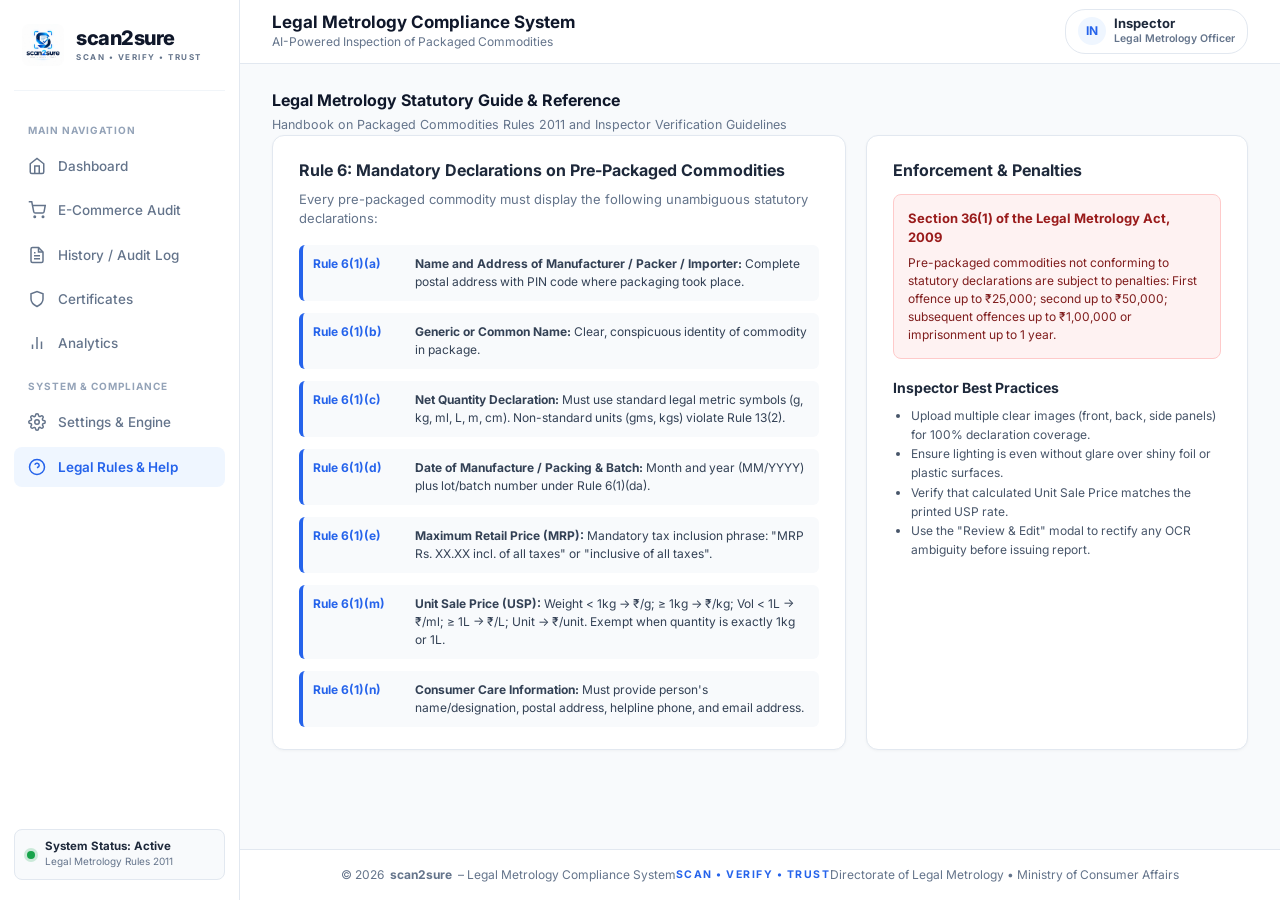
<file: templates/help.html>
<!DOCTYPE html>
<html lang="en">
<head>
    <meta charset="UTF-8">
    <meta name="viewport" content="width=device-width, initial-scale=1.0">
    <title>Rules & Help Guide - scan2sure | Legal Metrology Compliance System</title>
    <link rel="stylesheet" href="/static/style.css">
</head>
<body class="scan2sure-app">
    <!-- MOBILE TOP HEADER (Visible only on mobile <= 768px, display: none on desktop) -->
    <header class="mobile-app-header">
        <button type="button" class="mobile-hamburger-btn" id="mobile_hamburger_btn" aria-label="Open Navigation Menu" onclick="toggleMobileNav()">
            <span class="hamburger-line"></span>
            <span class="hamburger-line"></span>
            <span class="hamburger-line"></span>
        </button>
        <div class="mobile-brand">
            <div class="mobile-brand-text">
                <span class="mobile-brand-title">scan2sure</span>
                <span class="mobile-brand-tagline">SCAN &bull; VERIFY &bull; TRUST</span>
            </div>
            <img src="/static/img/scan2sure_logo.png" alt="scan2sure logo" class="mobile-brand-logo">
        </div>
    </header>

    <!-- MOBILE NAVIGATION DRAWER & BACKDROP (Hidden on desktop) -->
    <div class="mobile-nav-backdrop" id="mobile_nav_backdrop" onclick="closeMobileNav()"></div>
    <aside class="mobile-nav-drawer" id="mobile_nav_drawer">
        <div class="mobile-drawer-header">
            <span style="font-size:12px; font-weight:700; color:#475569; letter-spacing:0.5px; text-transform:uppercase;">Quick Navigation</span>
            <button type="button" class="mobile-drawer-close" onclick="closeMobileNav()" aria-label="Close Navigation Menu">&times;</button>
        </div>

        <nav class="mobile-drawer-nav">
            <div class="mobile-nav-section-title">MAIN NAVIGATION</div>
            <a href="/" class="mobile-nav-link" onclick="closeMobileNav()">
                <svg width="20" height="20" viewBox="0 0 24 24" fill="none" stroke="currentColor" stroke-width="2"><path d="M3 9l9-7 9 7v11a2 2 0 0 1-2 2H5a2 2 0 0 1-2-2z"></path><polyline points="9 22 9 12 15 12 15 22"></polyline></svg>
                <span>Dashboard</span>
            </a>
            <a href="/ecommerce" class="mobile-nav-link" onclick="closeMobileNav()">
                <svg width="20" height="20" viewBox="0 0 24 24" fill="none" stroke="currentColor" stroke-width="2"><circle cx="9" cy="21" r="1"></circle><circle cx="20" cy="21" r="1"></circle><path d="M1 1h4l2.68 13.39a2 2 0 0 0 2 1.61h9.72a2 2 0 0 0 2-1.61L23 6H6"></path></svg>
                <span>E-Commerce Audit</span>
            </a>
            <a href="/history" class="mobile-nav-link" onclick="closeMobileNav()">
                <svg width="20" height="20" viewBox="0 0 24 24" fill="none" stroke="currentColor" stroke-width="2"><path d="M14 2H6a2 2 0 0 0-2 2v16a2 2 0 0 0 2 2h12a2 2 0 0 0 2-2V8z"></path><polyline points="14 2 14 8 20 8"></polyline><line x1="16" y1="13" x2="8" y2="13"></line><line x1="16" y1="17" x2="8" y2="17"></line><polyline points="10 9 9 9 8 9"></polyline></svg>
                <span>History / Audit Log</span>
            </a>
            <a href="/certificates" class="mobile-nav-link" onclick="closeMobileNav()">
                <svg width="20" height="20" viewBox="0 0 24 24" fill="none" stroke="currentColor" stroke-width="2"><path d="M12 22s8-4 8-10V5l-8-3-8 3v7c0 6 8 10 8 10z"></path></svg>
                <span>Certificates</span>
            </a>
            <a href="/analytics" class="mobile-nav-link" onclick="closeMobileNav()">
                <svg width="20" height="20" viewBox="0 0 24 24" fill="none" stroke="currentColor" stroke-width="2"><line x1="18" y1="20" x2="18" y2="10"></line><line x1="12" y1="20" x2="12" y2="4"></line><line x1="6" y1="20" x2="6" y2="14"></line></svg>
                <span>Analytics</span>
            </a>

            <div class="mobile-nav-section-title">SYSTEM &amp; COMPLIANCE</div>
            <a href="/settings" class="mobile-nav-link" onclick="closeMobileNav()">
                <svg width="20" height="20" viewBox="0 0 24 24" fill="none" stroke="currentColor" stroke-width="2"><circle cx="12" cy="12" r="3"></circle><path d="M19.4 15a1.65 1.65 0 0 0 .33 1.82l.06.06a2 2 0 0 1 0 2.83 2 2 0 0 1-2.83 0l-.06-.06a1.65 1.65 0 0 0-1.82-.33 1.65 1.65 0 0 0-1 1.51V21a2 2 0 0 1-2 2 2 2 0 0 1-2-2v-.09A1.65 1.65 0 0 0 9 19.4a1.65 1.65 0 0 0-1.82.33l-.06.06a2 2 0 0 1 2.83 0 2 2 0 0 1 0 2.83l-.06.06a1.65 1.65 0 0 0-.33 1.82V9a1.65 1.65 0 0 0 1.51 1H21a2 2 0 0 1 2 2 2 2 0 0 1-2 2h-.09a1.65 1.65 0 0 0-1.51 1z"></path></svg>
                <span>Settings &amp; Engine</span>
            </a>
            <a href="/help" class="mobile-nav-link active" onclick="closeMobileNav()">
                <svg width="20" height="20" viewBox="0 0 24 24" fill="none" stroke="currentColor" stroke-width="2"><circle cx="12" cy="12" r="10"></circle><path d="M9.09 9a3 3 0 0 1 5.83 1c0 2-3 3-3 3"></path><line x1="12" y1="17" x2="12.01" y2="17"></line></svg>
                <span>Legal Rules &amp; Help</span>
            </a>
        </nav>

        <div class="mobile-drawer-footer">
            <div class="status-indicator-dot"></div>
            <div>
                <div style="font-weight: 700; color: #1e293b; font-size: 12px;">System Status: Active</div>
                <div style="font-size: 11px; color: #64748b;">Legal Metrology Rules 2011</div>
            </div>
        </div>
    </aside>

<div class="app-layout">
    <aside class="app-sidebar">
        <div class="sidebar-brand">
            <img src="/static/img/scan2sure_logo.png" alt="scan2sure logo" class="brand-logo">
            <div class="brand-text">
                <span class="brand-title">scan2sure</span>
                <span class="brand-tagline">SCAN &bull; VERIFY &bull; TRUST</span>
            </div>
        </div>

        <nav class="sidebar-nav">
            <div class="nav-section-title">MAIN NAVIGATION</div>
            <a href="/" class="nav-item">
                <svg width="18" height="18" viewBox="0 0 24 24" fill="none" stroke="currentColor" stroke-width="2"><path d="M3 9l9-7 9 7v11a2 2 0 0 1-2 2H5a2 2 0 0 1-2-2z"></path><polyline points="9 22 9 12 15 12 15 22"></polyline></svg>
                <span>Dashboard</span>
            </a>
            <a href="/ecommerce" class="nav-item">
                <svg width="18" height="18" viewBox="0 0 24 24" fill="none" stroke="currentColor" stroke-width="2"><circle cx="9" cy="21" r="1"></circle><circle cx="20" cy="21" r="1"></circle><path d="M1 1h4l2.68 13.39a2 2 0 0 0 2 1.61h9.72a2 2 0 0 0 2-1.61L23 6H6"></path></svg>
                <span>E-Commerce Audit</span>
            </a>
            <a href="/history" class="nav-item">
                <svg width="18" height="18" viewBox="0 0 24 24" fill="none" stroke="currentColor" stroke-width="2"><path d="M14 2H6a2 2 0 0 0-2 2v16a2 2 0 0 0 2 2h12a2 2 0 0 0 2-2V8z"></path><polyline points="14 2 14 8 20 8"></polyline><line x1="16" y1="13" x2="8" y2="13"></line><line x1="16" y1="17" x2="8" y2="17"></line><polyline points="10 9 9 9 8 9"></polyline></svg>
                <span>History / Audit Log</span>
            </a>
            <a href="/certificates" class="nav-item">
                <svg width="18" height="18" viewBox="0 0 24 24" fill="none" stroke="currentColor" stroke-width="2"><path d="M12 22s8-4 8-10V5l-8-3-8 3v7c0 6 8 10 8 10z"></path></svg>
                <span>Certificates</span>
            </a>
            <a href="/analytics" class="nav-item">
                <svg width="18" height="18" viewBox="0 0 24 24" fill="none" stroke="currentColor" stroke-width="2"><line x1="18" y1="20" x2="18" y2="10"></line><line x1="12" y1="20" x2="12" y2="4"></line><line x1="6" y1="20" x2="6" y2="14"></line></svg>
                <span>Analytics</span>
            </a>

            <div class="nav-section-title">SYSTEM & COMPLIANCE</div>
            <a href="/settings" class="nav-item">
                <svg width="18" height="18" viewBox="0 0 24 24" fill="none" stroke="currentColor" stroke-width="2"><circle cx="12" cy="12" r="3"></circle><path d="M19.4 15a1.65 1.65 0 0 0 .33 1.82l.06.06a2 2 0 0 1 0 2.83 2 2 0 0 1-2.83 0l-.06-.06a1.65 1.65 0 0 0-1.82-.33 1.65 1.65 0 0 0-1 1.51V21a2 2 0 0 1-2 2 2 2 0 0 1-2-2v-.09A1.65 1.65 0 0 0 9 19.4a1.65 1.65 0 0 0-1.82.33l-.06.06a2 2 0 0 1-2.83 0 2 2 0 0 1 0-2.83l.06-.06a1.65 1.65 0 0 0 .33-1.82 1.65 1.65 0 0 0-1.51-1H3a2 2 0 0 1-2-2 2 2 0 0 1 2-2h.09A1.65 1.65 0 0 0 4.6 9a1.65 1.65 0 0 0-.33-1.82l-.06-.06a2 2 0 0 1 0-2.83 2 2 0 0 1 2.83 0l.06.06a1.65 1.65 0 0 0 1.82.33H9a1.65 1.65 0 0 0 1-1.51V3a2 2 0 0 1 2-2 2 2 0 0 1 2 2v.09a1.65 1.65 0 0 0 1 1.51 1.65 1.65 0 0 0 1.82-.33l.06-.06a2 2 0 0 1 2.83 0 2 2 0 0 1 0 2.83l-.06.06a1.65 1.65 0 0 0-.33 1.82V9a1.65 1.65 0 0 0 1.51 1H21a2 2 0 0 1 2 2 2 2 0 0 1-2 2h-.09a1.65 1.65 0 0 0-1.51 1z"></path></svg>
                <span>Settings & Engine</span>
            </a>
            <a href="/help" class="nav-item active">
                <svg width="18" height="18" viewBox="0 0 24 24" fill="none" stroke="currentColor" stroke-width="2"><circle cx="12" cy="12" r="10"></circle><path d="M9.09 9a3 3 0 0 1 5.83 1c0 2-3 3-3 3"></path><line x1="12" y1="17" x2="12.01" y2="17"></line></svg>
                <span>Legal Rules & Help</span>
            </a>
        </nav>

        <div class="sidebar-status-box">
            <div class="status-indicator-dot"></div>
            <div>
                <div class="status-box-title">System Status: Active</div>
                <div class="status-box-sub">Legal Metrology Rules 2011</div>
            </div>
        </div>
    </aside>
    
    <div class="app-main-content">
        <header class="top-header">
            <div class="header-left">
                <h1 class="header-system-title">Legal Metrology Compliance System</h1>
                <p class="header-system-sub">AI-Powered Inspection of Packaged Commodities</p>
            </div>
            <div class="header-right">
                <div class="inspector-profile">
                    <div class="avatar-circle">IN</div>
                    <div class="inspector-details">
                        <span class="inspector-name">Inspector</span>
                        <span class="inspector-role">Legal Metrology Officer</span>
                    </div>
                </div>
            </div>
        </header>

        <main class="page-content">
            <div class="content-header-row">
                <div>
                    <h2 class="section-title">Legal Metrology Statutory Guide & Reference</h2>
                    <p class="section-subtitle">Handbook on Packaged Commodities Rules 2011 and Inspector Verification Guidelines</p>
                </div>
            </div>

            <div class="help-grid" style="display:grid; grid-template-columns: 1.2fr 0.8fr; gap:20px;">
                <div class="unified-card">
                    <h3 style="font-size:16px; font-weight:700; color:#1e293b; margin-bottom:8px;">Rule 6: Mandatory Declarations on Pre-Packaged Commodities</h3>
                    <p style="font-size:13px; color:#64748b; margin-bottom:16px;">Every pre-packaged commodity must display the following unambiguous statutory declarations:</p>
                    
                    <div style="display:flex; flex-direction:column; gap:12px;">
                        <div style="display:flex; gap:12px; padding:10px; background:#f8fafc; border-radius:6px; border-left:4px solid #2563eb;">
                            <strong style="min-width:90px; font-size:12px; color:#2563eb;">Rule 6(1)(a)</strong>
                            <div style="font-size:12px; color:#334155;">
                                <strong>Name and Address of Manufacturer / Packer / Importer:</strong> Complete postal address with PIN code where packaging took place.
                            </div>
                        </div>

                        <div style="display:flex; gap:12px; padding:10px; background:#f8fafc; border-radius:6px; border-left:4px solid #2563eb;">
                            <strong style="min-width:90px; font-size:12px; color:#2563eb;">Rule 6(1)(b)</strong>
                            <div style="font-size:12px; color:#334155;">
                                <strong>Generic or Common Name:</strong> Clear, conspicuous identity of commodity in package.
                            </div>
                        </div>

                        <div style="display:flex; gap:12px; padding:10px; background:#f8fafc; border-radius:6px; border-left:4px solid #2563eb;">
                            <strong style="min-width:90px; font-size:12px; color:#2563eb;">Rule 6(1)(c)</strong>
                            <div style="font-size:12px; color:#334155;">
                                <strong>Net Quantity Declaration:</strong> Must use standard legal metric symbols (g, kg, ml, L, m, cm). Non-standard units (gms, kgs) violate Rule 13(2).
                            </div>
                        </div>

                        <div style="display:flex; gap:12px; padding:10px; background:#f8fafc; border-radius:6px; border-left:4px solid #2563eb;">
                            <strong style="min-width:90px; font-size:12px; color:#2563eb;">Rule 6(1)(d)</strong>
                            <div style="font-size:12px; color:#334155;">
                                <strong>Date of Manufacture / Packing &amp; Batch:</strong> Month and year (MM/YYYY) plus lot/batch number under Rule 6(1)(da).
                            </div>
                        </div>

                        <div style="display:flex; gap:12px; padding:10px; background:#f8fafc; border-radius:6px; border-left:4px solid #2563eb;">
                            <strong style="min-width:90px; font-size:12px; color:#2563eb;">Rule 6(1)(e)</strong>
                            <div style="font-size:12px; color:#334155;">
                                <strong>Maximum Retail Price (MRP):</strong> Mandatory tax inclusion phrase: "MRP Rs. XX.XX incl. of all taxes" or "inclusive of all taxes".
                            </div>
                        </div>

                        <div style="display:flex; gap:12px; padding:10px; background:#f8fafc; border-radius:6px; border-left:4px solid #2563eb;">
                            <strong style="min-width:90px; font-size:12px; color:#2563eb;">Rule 6(1)(m)</strong>
                            <div style="font-size:12px; color:#334155;">
                                <strong>Unit Sale Price (USP):</strong> Weight &lt; 1kg &rarr; ₹/g; &ge; 1kg &rarr; ₹/kg; Vol &lt; 1L &rarr; ₹/ml; &ge; 1L &rarr; ₹/L; Unit &rarr; ₹/unit. Exempt when quantity is exactly 1kg or 1L.
                            </div>
                        </div>

                        <div style="display:flex; gap:12px; padding:10px; background:#f8fafc; border-radius:6px; border-left:4px solid #2563eb;">
                            <strong style="min-width:90px; font-size:12px; color:#2563eb;">Rule 6(1)(n)</strong>
                            <div style="font-size:12px; color:#334155;">
                                <strong>Consumer Care Information:</strong> Must provide person's name/designation, postal address, helpline phone, and email address.
                            </div>
                        </div>
                    </div>
                </div>

                <div class="unified-card">
                    <h3 style="font-size:16px; font-weight:700; color:#1e293b; margin-bottom:12px;">Enforcement & Penalties</h3>
                    <div style="background:#fef2f2; border:1px solid #fecaca; border-radius:8px; padding:14px; margin-bottom:18px;">
                        <h4 style="font-size:13px; font-weight:700; color:#991b1b; margin-bottom:6px;">Section 36(1) of the Legal Metrology Act, 2009</h4>
                        <p style="font-size:12px; color:#7f1d1d; line-height:1.5; margin:0;">
                            Pre-packaged commodities not conforming to statutory declarations are subject to penalties: First offence up to ₹25,000; second up to ₹50,000; subsequent offences up to ₹1,00,000 or imprisonment up to 1 year.
                        </p>
                    </div>

                    <h4 style="font-size:14px; font-weight:700; color:#1e293b; margin-bottom:8px;">Inspector Best Practices</h4>
                    <ul style="font-size:12px; color:#475569; line-height:1.6; padding-left:18px; margin:0;">
                        <li>Upload multiple clear images (front, back, side panels) for 100% declaration coverage.</li>
                        <li>Ensure lighting is even without glare over shiny foil or plastic surfaces.</li>
                        <li>Verify that calculated Unit Sale Price matches the printed USP rate.</li>
                        <li>Use the "Review &amp; Edit" modal to rectify any OCR ambiguity before issuing report.</li>
                    </ul>
                </div>
            </div>
        </main>

        <footer class="app-footer">
            <div class="footer-container">
                <div class="footer-left">
                    &copy; 2026 <strong>scan2sure</strong> &ndash; Legal Metrology Compliance System
                </div>
                <div class="footer-tagline">
                    SCAN &bull; VERIFY &bull; TRUST
                </div>
                <div class="footer-right">
                    Directorate of Legal Metrology &bull; Ministry of Consumer Affairs
                </div>
            </div>

            <!-- MOBILE ONLY FOOTER (Hidden on desktop) -->
            <div class="mobile-footer-content">
                <div class="mobile-footer-tagline">SCAN &bull; VERIFY &bull; TRUST</div>
                <div class="mobile-footer-brand">scan2sure</div>
                <div class="mobile-footer-system">Legal Metrology Compliance System</div>
                <div class="mobile-footer-ministry">
                    Directorate of Legal Metrology<br>&bull; Ministry of Consumer Affairs
                </div>
            </div>
        </footer>
    </div>
</div>

<script>
    function toggleMobileNav() {
        const drawer = document.getElementById('mobile_nav_drawer');
        const backdrop = document.getElementById('mobile_nav_backdrop');
        const btn = document.getElementById('mobile_hamburger_btn');
        if (drawer && backdrop) {
            const isOpen = drawer.classList.contains('open') || drawer.classList.contains('active');
            if (isOpen) {
                closeMobileNav();
            } else {
                drawer.classList.add('open');
                drawer.classList.add('active');
                backdrop.classList.add('open');
                backdrop.classList.add('active');
                if (btn) btn.classList.add('open');
                document.body.style.overflow = 'hidden';
            }
        }
    }

    function closeMobileNav() {
        const drawer = document.getElementById('mobile_nav_drawer');
        const backdrop = document.getElementById('mobile_nav_backdrop');
        const btn = document.getElementById('mobile_hamburger_btn');
        if (drawer) {
            drawer.classList.remove('open');
            drawer.classList.remove('active');
        }
        if (backdrop) {
            backdrop.classList.remove('open');
            backdrop.classList.remove('active');
        }
        if (btn) btn.classList.remove('open');
        document.body.style.overflow = '';
    }

    document.addEventListener('keydown', function(e) {
        if (e.key === 'Escape') {
            closeMobileNav();
        }
    });
</script>
</body>
</html>
</file>
<file: static/style.css>
/* ==========================================================================
   scan2sure - Enterprise Legal Metrology Compliance Dashboard Stylesheet
   Project: scan2sure | SCAN • VERIFY • TRUST
   ========================================================================== */

@import url('https://fonts.googleapis.com/css2?family=Inter:wght@400;500;600;700;800&display=swap');

:root {
    --primary-blue: #1d4ed8;
    --primary-blue-hover: #1e40af;
    --primary-blue-light: #2563eb;
    --accent-blue-subtle: #eff6ff;
    --accent-blue-border: #dbeafe;
    --dark-navy: #0f172a;
    --navy-text: #1e293b;
    --slate-muted: #64748b;
    --slate-light: #94a3b8;
    --bg-page: #f8fafc;
    --bg-card: #ffffff;
    --border-color: #e2e8f0;
    --border-subtle: #f1f5f9;
    --success-green: #15803d;
    --success-green-bg: #f0fdf4;
    --success-green-border: #bbf7d0;
    --warning-amber: #b45309;
    --warning-amber-bg: #fffbeb;
    --warning-amber-border: #fde68a;
    --danger-red: #b91c1c;
    --danger-red-bg: #fef2f2;
    --danger-red-border: #fecaca;
    --shadow-sm: 0 1px 2px 0 rgba(0, 0, 0, 0.05);
    --shadow-card: 0 1px 3px 0 rgba(0, 0, 0, 0.04), 0 1px 2px -1px rgba(0, 0, 0, 0.03);
    --shadow-md: 0 4px 6px -1px rgba(0, 0, 0, 0.06), 0 2px 4px -2px rgba(0, 0, 0, 0.04);
    --radius-sm: 6px;
    --radius-md: 8px;
    --radius-lg: 12px;
}

* {
    box-sizing: border-box;
    margin: 0;
    padding: 0;
}

html, body {
    overflow-x: hidden;
    max-width: 100vw;
}

body {
    font-family: 'Inter', -apple-system, BlinkMacSystemFont, 'Segoe UI', Roboto, sans-serif;
    background-color: var(--bg-page);
    color: var(--navy-text);
    font-size: 14px;
    line-height: 1.5;
    -webkit-font-smoothing: antialiased;
    -moz-osx-font-smoothing: grayscale;
}

a {
    color: inherit;
    text-decoration: none;
}

/* ==========================================================================
   APP SHELL LAYOUT: SIDEBAR + MAIN CONTENT
   ========================================================================== */
.app-layout {
    display: flex;
    min-height: 100vh;
    background-color: var(--bg-page);
}

/* SIDEBAR */
.app-sidebar {
    width: 240px;
    flex-shrink: 0;
    background-color: #ffffff;
    border-right: 1px solid var(--border-color);
    display: flex;
    flex-direction: column;
    justify-content: space-between;
    position: sticky;
    top: 0;
    height: 100vh;
    padding: 20px 14px;
    z-index: 50;
}

.sidebar-top {
    display: flex;
    flex-direction: column;
}

.sidebar-brand {
    display: flex;
    align-items: center;
    gap: 12px;
    padding: 4px 8px 24px 8px;
    border-bottom: 1px solid var(--border-subtle);
    margin-bottom: 20px;
}

.brand-logo-img {
    width: 44px;
    height: 44px;
    object-fit: contain;
    border-radius: 8px;
    flex-shrink: 0;
}

.brand-text-block {
    display: flex;
    flex-direction: column;
}

.brand-title {
    font-size: 20px;
    font-weight: 800;
    letter-spacing: -0.5px;
    color: var(--dark-navy);
    line-height: 1.1;
}

.brand-title .brand-two {
    color: var(--primary-blue-light);
}

.brand-tagline {
    font-size: 8.5px;
    font-weight: 700;
    letter-spacing: 1.6px;
    color: var(--slate-muted);
    text-transform: uppercase;
    margin-top: 3px;
}

/* NAVIGATION */
.sidebar-nav {
    display: flex;
    flex-direction: column;
    gap: 4px;
}

.nav-item {
    display: flex;
    align-items: center;
    gap: 12px;
    padding: 10px 14px;
    border-radius: var(--radius-md);
    font-size: 13.5px;
    font-weight: 500;
    color: var(--slate-muted);
    transition: all 0.15s ease-in-out;
}

.nav-item:hover {
    background-color: var(--bg-page);
    color: var(--navy-text);
}

.nav-item.active {
    background-color: var(--accent-blue-subtle);
    color: var(--primary-blue-light);
    font-weight: 600;
}

.nav-icon {
    width: 18px;
    height: 18px;
    flex-shrink: 0;
}

.nav-item.active .nav-icon {
    color: var(--primary-blue-light);
}

/* SIDEBAR FOOTER */
.sidebar-footer {
    padding-top: 16px;
    border-top: 1px solid var(--border-subtle);
    display: flex;
    flex-direction: column;
    gap: 6px;
}

.sidebar-footer-brand {
    display: flex;
    align-items: center;
    gap: 8px;
}

.sidebar-footer-logo {
    width: 22px;
    height: 22px;
    object-fit: contain;
    border-radius: 4px;
}

.sidebar-footer-name {
    font-size: 12px;
    font-weight: 700;
    color: var(--dark-navy);
}

.sidebar-footer-tagline {
    font-size: 8px;
    font-weight: 700;
    letter-spacing: 1px;
    color: var(--slate-muted);
    text-transform: uppercase;
}

.sidebar-footer-version {
    font-size: 11px;
    color: var(--slate-light);
    font-weight: 500;
}

/* MAIN CONTENT COLUMN */
.app-main {
    flex: 1;
    min-width: 0;
    display: flex;
    flex-direction: column;
}

/* ==========================================================================
   TOP HEADER
   ========================================================================== */
.top-header {
    height: 64px;
    background-color: #ffffff;
    border-bottom: 1px solid var(--border-color);
    display: flex;
    align-items: center;
    justify-content: space-between;
    padding: 0 32px;
    position: sticky;
    top: 0;
    z-index: 40;
}

.header-title-block {
    display: flex;
    flex-direction: column;
}

.header-main-title {
    font-size: 16px;
    font-weight: 700;
    color: var(--dark-navy);
    line-height: 1.2;
}

.header-sub-title {
    font-size: 12px;
    color: var(--slate-muted);
    font-weight: 400;
}

.header-actions {
    display: flex;
    align-items: center;
    gap: 14px;
}

.pill-badge-sih {
    background-color: #eff6ff;
    color: var(--primary-blue);
    font-size: 11.5px;
    font-weight: 600;
    padding: 4px 12px;
    border-radius: 20px;
    border: 1px solid var(--accent-blue-border);
    letter-spacing: 0.3px;
}

.inspector-profile {
    display: flex;
    align-items: center;
    gap: 8px;
    padding: 6px 12px;
    border-radius: 20px;
    background-color: #ffffff;
    border: 1px solid var(--border-color);
    font-size: 13px;
    font-weight: 600;
    color: var(--navy-text);
    cursor: pointer;
    transition: background 0.15s;
}

.inspector-profile:hover {
    background-color: var(--bg-page);
}

.profile-avatar-icon {
    width: 24px;
    height: 24px;
    background-color: var(--accent-blue-subtle);
    color: var(--primary-blue-light);
    border-radius: 50%;
    display: flex;
    align-items: center;
    justify-content: center;
}

.profile-caret {
    width: 14px;
    height: 14px;
    color: var(--slate-muted);
}

/* ==========================================================================
   MAIN DASHBOARD CONTENT
   ========================================================================== */
.main-content {
    flex: 1;
    padding: 24px 32px;
    max-width: 1440px;
    width: 100%;
    margin: 0 auto;
}

/* HERO BANNER */
.hero-banner {
    background: linear-gradient(135deg, #1d4ed8 0%, #2563eb 100%);
    border-radius: var(--radius-lg);
    padding: 22px 30px;
    color: #ffffff;
    display: flex;
    align-items: center;
    justify-content: space-between;
    margin-bottom: 22px;
    box-shadow: 0 4px 14px rgba(37, 99, 235, 0.18);
    position: relative;
    overflow: hidden;
}

.hero-banner::after {
    content: '';
    position: absolute;
    right: -40px;
    bottom: -50px;
    width: 220px;
    height: 220px;
    border-radius: 50%;
    background: radial-gradient(circle, rgba(255,255,255,0.08) 0%, transparent 70%);
    pointer-events: none;
}

.hero-left {
    max-width: 58%;
}

.hero-title {
    font-size: 22px;
    font-weight: 700;
    margin-bottom: 6px;
    letter-spacing: -0.3px;
    color: #ffffff;
}

.hero-desc {
    font-size: 13.5px;
    color: #dbeafe;
    line-height: 1.45;
}

.hero-features {
    display: flex;
    align-items: center;
    gap: 28px;
}

.hero-feature-item {
    display: flex;
    align-items: center;
    gap: 12px;
}

.hero-feature-icon-box {
    width: 38px;
    height: 38px;
    background: rgba(255, 255, 255, 0.16);
    border-radius: var(--radius-md);
    display: flex;
    align-items: center;
    justify-content: center;
    flex-shrink: 0;
    color: #ffffff;
}

.hero-feature-texts {
    display: flex;
    flex-direction: column;
}

.hero-feature-title {
    font-size: 13.5px;
    font-weight: 700;
    color: #ffffff;
    line-height: 1.15;
}

.hero-feature-sub {
    font-size: 11.5px;
    color: #bfdbfe;
}

/* NOTIFICATIONS & ALERTS */
.alert-box {
    padding: 12px 16px;
    border-radius: var(--radius-md);
    font-size: 13px;
    font-weight: 500;
    margin-bottom: 18px;
    display: flex;
    align-items: center;
    gap: 10px;
}

.alert-success {
    background-color: var(--success-green-bg);
    border: 1px solid var(--success-green-border);
    color: var(--success-green);
}

.alert-danger {
    background-color: var(--danger-red-bg);
    border: 1px solid var(--danger-red-border);
    color: var(--danger-red);
}

.alert-warning {
    background-color: var(--warning-amber-bg);
    border: 1px solid var(--warning-amber-border);
    color: var(--warning-amber);
}

/* ==========================================================================
   CARDS & SECTIONS
   ========================================================================== */
.section-card {
    background-color: var(--bg-card);
    border-radius: var(--radius-lg);
    border: 1px solid var(--border-color);
    box-shadow: var(--shadow-card);
    padding: 22px 26px;
    margin-bottom: 20px;
}

.section-header {
    display: flex;
    align-items: flex-start;
    justify-content: space-between;
    margin-bottom: 18px;
}

.section-title {
    font-size: 16px;
    font-weight: 700;
    color: var(--dark-navy);
    margin-bottom: 4px;
    display: flex;
    align-items: center;
    gap: 8px;
}

.section-subtitle {
    font-size: 12.5px;
    color: var(--slate-muted);
}

.count-pill {
    background-color: var(--accent-blue-subtle);
    color: var(--primary-blue);
    font-size: 12px;
    font-weight: 600;
    padding: 4px 12px;
    border-radius: 20px;
    border: 1px solid var(--accent-blue-border);
    white-space: nowrap;
}

/* ==========================================================================
   SECTION 1: MULTI-IMAGE UPLOAD AREA
   ========================================================================== */
.upload-grid-layout {
    display: grid;
    grid-template-columns: 290px 1fr;
    gap: 20px;
    align-items: stretch;
}

.dropzone-box {
    border: 2px dashed #cbd5e1;
    background-color: #f8fafc;
    border-radius: var(--radius-md);
    padding: 24px 16px;
    display: flex;
    flex-direction: column;
    align-items: center;
    justify-content: center;
    text-align: center;
    cursor: pointer;
    transition: all 0.15s ease-in-out;
    min-height: 160px;
}

.dropzone-box:hover,
.dropzone-box.dragover {
    border-color: var(--primary-blue-light);
    background-color: var(--accent-blue-subtle);
}

.dropzone-icon {
    width: 44px;
    height: 44px;
    color: var(--primary-blue-light);
    margin-bottom: 8px;
}

.dropzone-title,
.dropzone-main-text {
    font-size: 13.5px;
    font-weight: 700;
    color: var(--navy-text);
    margin-bottom: 4px;
}

.dropzone-sub,
.dropzone-sub-text {
    font-size: 11.5px;
    color: var(--slate-muted);
    margin-bottom: 12px;
}

.dropzone-limits {
    font-size: 11px;
    color: var(--slate-light);
    margin-bottom: 12px;
}

.btn-choose-images,
.btn-choose-file {
    background-color: #ffffff;
    border: 1.5px solid var(--primary-blue-light);
    color: var(--primary-blue-light);
    font-size: 12.5px;
    font-weight: 600;
    padding: 6px 18px;
    border-radius: var(--radius-sm);
    cursor: pointer;
    transition: all 0.15s ease;
    display: inline-flex;
    align-items: center;
    gap: 6px;
}

.btn-choose-images:hover,
.btn-choose-file:hover {
    background-color: var(--accent-blue-subtle);
}

/* UPLOADED PREVIEWS CONTAINER */
.uploaded-previews-container {
    background-color: #fbfcfe;
    border: 1px solid var(--border-color);
    border-radius: var(--radius-md);
    padding: 14px 16px;
    display: flex;
    flex-direction: column;
    min-height: 160px;
}

.previews-header {
    display: flex;
    justify-content: space-between;
    align-items: center;
    margin-bottom: 12px;
    padding-bottom: 8px;
    border-bottom: 1px solid var(--border-subtle);
}

.previews-title {
    font-size: 12.5px;
    font-weight: 700;
    color: #1e293b;
}

.previews-hint {
    font-size: 11px;
    color: #64748b;
}

/* STAGED THUMBNAIL CARDS */
.thumbnails-scroll-container,
.thumbnails-flex-row {
    display: flex;
    gap: 12px;
    overflow-x: auto;
    padding-bottom: 6px;
    align-items: stretch;
    flex: 1;
}

.empty-thumbnails-placeholder,
.previews-empty-state {
    display: flex;
    flex-direction: column;
    align-items: center;
    justify-content: center;
    width: 100%;
    color: var(--slate-light);
    border: 1px dashed var(--border-color);
    border-radius: var(--radius-md);
    background-color: #fbfcfe;
    padding: 24px 12px;
    text-align: center;
    font-size: 12.5px;
    gap: 6px;
}

.empty-icon-sm {
    font-size: 26px;
    opacity: 0.6;
}

.thumbnail-preview-card {
    width: 130px;
    height: 160px;
    border-radius: var(--radius-md);
    border: 1px solid var(--border-color);
    background-color: #ffffff;
    position: relative;
    display: flex;
    flex-direction: column;
    overflow: hidden;
    flex-shrink: 0;
    box-shadow: var(--shadow-sm);
    transition: transform 0.15s ease;
}

.thumbnail-preview-card:hover {
    transform: translateY(-2px);
    box-shadow: var(--shadow-md);
}

.thumb-img-wrap {
    position: relative;
    width: 100%;
    height: 110px;
    background-color: #f1f5f9;
    overflow: hidden;
}

.thumb-img-wrap img,
.thumb-image {
    width: 100%;
    height: 100%;
    object-fit: cover;
    display: block;
}

.thumb-index-badge {
    position: absolute;
    top: 6px;
    left: 6px;
    background-color: var(--primary-blue);
    color: #ffffff;
    font-size: 10.5px;
    font-weight: 700;
    padding: 2px 5px;
    border-radius: 4px;
    display: flex;
    align-items: center;
    justify-content: center;
    z-index: 2;
}

.thumb-remove-btn {
    position: absolute;
    top: 6px;
    right: 6px;
    background-color: rgba(255, 255, 255, 0.95);
    color: var(--slate-muted);
    border: none;
    width: 20px;
    height: 20px;
    border-radius: 50%;
    display: flex;
    align-items: center;
    justify-content: center;
    font-size: 13px;
    font-weight: 700;
    cursor: pointer;
    z-index: 2;
    box-shadow: 0 1px 3px rgba(0,0,0,0.2);
    transition: all 0.15s;
    line-height: 1;
}

.thumb-remove-btn:hover {
    background-color: var(--danger-red);
    color: #ffffff;
}

.thumb-info {
    padding: 6px 8px;
    background-color: #ffffff;
    border-top: 1px solid var(--border-subtle);
    display: flex;
    flex-direction: column;
    gap: 2px;
}

.thumb-name,
.thumb-filename {
    font-size: 11px;
    font-weight: 600;
    color: var(--navy-text);
    white-space: nowrap;
    overflow: hidden;
    text-overflow: ellipsis;
}

.thumb-size {
    font-size: 10px;
    color: var(--slate-muted);
}

/* EXTRACT BUTTON */
.btn-extract-primary {
    display: flex;
    align-items: center;
    justify-content: center;
    gap: 8px;
    width: 100%;
    max-width: 480px;
    margin: 20px auto 0 auto;
    background-color: var(--primary-blue);
    color: #ffffff;
    font-size: 15px;
    font-weight: 600;
    padding: 12px 28px;
    border-radius: var(--radius-md);
    border: none;
    cursor: pointer;
    transition: all 0.15s ease-in-out;
    box-shadow: 0 2px 6px rgba(29, 78, 216, 0.25);
}

.btn-extract-primary:hover {
    background-color: var(--primary-blue-hover);
    box-shadow: 0 4px 12px rgba(29, 78, 216, 0.35);
}

.btn-extract-primary:disabled {
    background-color: #94a3b8;
    cursor: not-allowed;
    box-shadow: none;
}

/* ==========================================================================
   SECTION 2: EXTRACTION PROGRESS STEPPER
   ========================================================================== */
.stepper-horizontal {
    display: flex;
    align-items: center;
    justify-content: space-between;
    width: 100%;
    padding: 18px 24px;
    box-sizing: border-box;
}

.stepper-step {
    display: flex;
    flex-direction: column;
    align-items: center;
    text-align: center;
    flex-shrink: 0;
    width: 130px;
}

.stepper-circle {
    width: 34px;
    height: 34px;
    border-radius: 50%;
    background-color: #e2e8f0;
    color: #64748b;
    font-weight: 700;
    font-size: 13px;
    display: flex;
    align-items: center;
    justify-content: center;
    margin-bottom: 8px;
    transition: all 0.2s ease;
}

.stepper-step.completed .stepper-circle {
    background-color: #16a34a;
    color: #ffffff;
}

.stepper-step.active .stepper-circle {
    background-color: #2563eb;
    color: #ffffff;
    box-shadow: 0 0 0 4px #dbeafe;
    animation: pulse-step 1.5s infinite;
}

@keyframes pulse-step {
    0% { box-shadow: 0 0 0 0 rgba(37, 99, 235, 0.4); }
    70% { box-shadow: 0 0 0 6px rgba(37, 99, 235, 0); }
    100% { box-shadow: 0 0 0 0 rgba(37, 99, 235, 0); }
}

.stepper-step.pending .stepper-circle {
    background-color: #f1f5f9;
    color: #94a3b8;
    border: 1px solid #e2e8f0;
}

.stepper-text {
    font-size: 12px;
    font-weight: 600;
    color: #1e293b;
    line-height: 1.25;
}

.stepper-divider {
    flex: 1;
    height: 3px;
    background-color: #e2e8f0;
    margin: 0 8px;
    margin-bottom: 22px;
    min-width: 20px;
    border-radius: 2px;
    transition: background-color 0.3s ease;
}

.stepper-divider.completed {
    background-color: #16a34a;
}

/* ==========================================================================
   SECTION 3: UNIFIED PRODUCT INFORMATION
   ========================================================================== */
.unified-content-grid {
    display: grid;
    grid-template-columns: 1fr 310px;
    gap: 26px;
    align-items: start;
}

.fields-two-column {
    display: grid;
    grid-template-columns: 1fr 1fr;
    gap: 0 28px;
}

.field-item-row {
    display: flex;
    align-items: center;
    justify-content: space-between;
    padding: 10px 0;
    border-bottom: 1px solid var(--border-subtle);
    gap: 12px;
    min-height: 44px;
}

.field-label-part {
    display: flex;
    align-items: center;
    gap: 8px;
    min-width: 130px;
}

.status-dot-icon {
    width: 17px;
    height: 17px;
    border-radius: 50%;
    display: inline-flex;
    align-items: center;
    justify-content: center;
    flex-shrink: 0;
    font-size: 10px;
}

.status-dot-icon.valid {
    background-color: #dcfce7;
    color: #15803d;
}

.status-dot-icon.warning {
    background-color: #fef3c7;
    color: #b45309;
}

.status-dot-icon.empty {
    background-color: #f1f5f9;
    color: #94a3b8;
}

.field-label-text {
    font-size: 13px;
    font-weight: 500;
    color: #475569;
}

.field-value-part {
    display: flex;
    align-items: center;
    gap: 8px;
    flex: 1;
    justify-content: flex-end;
    text-align: right;
}

.field-value-text {
    font-size: 13px;
    font-weight: 600;
    color: var(--dark-navy);
    word-break: break-word;
}

.field-tag-pill {
    font-size: 11px;
    font-weight: 600;
    padding: 2px 8px;
    border-radius: 4px;
    display: inline-flex;
    align-items: center;
    white-space: nowrap;
}

.tag-calculated {
    background-color: #eff6ff;
    color: var(--primary-blue);
    border: 1px solid #bfdbfe;
}

.tag-not-available {
    background-color: #f1f5f9;
    color: #64748b;
    border: 1px solid #e2e8f0;
}

.tag-review {
    background-color: #fef3c7;
    color: #b45309;
    border: 1px solid #fde68a;
}

.tag-conflict {
    background-color: #fee2e2;
    color: #b91c1c;
    border: 1px solid #fecaca;
}

/* COMPLIANCE STATUS SIDE CARD */
.compliance-status-card {
    background-color: var(--success-green-bg);
    border: 1px solid var(--success-green-border);
    border-radius: var(--radius-lg);
    padding: 20px;
    color: #166534;
}

.compliance-status-card.state-warning {
    background-color: var(--warning-amber-bg);
    border-color: var(--warning-amber-border);
    color: var(--warning-amber);
}

.compliance-status-card.state-danger {
    background-color: var(--danger-red-bg);
    border-color: var(--danger-red-border);
    color: var(--danger-red);
}

.status-card-top {
    display: flex;
    align-items: center;
    gap: 8px;
    font-size: 14.5px;
    font-weight: 700;
    color: #15803d;
    padding-bottom: 14px;
    margin-bottom: 14px;
    border-bottom: 1px solid rgba(22, 163, 74, 0.2);
}

.state-warning .status-card-top {
    color: #b45309;
    border-bottom-color: rgba(180, 83, 9, 0.2);
}

.state-danger .status-card-top {
    color: #b91c1c;
    border-bottom-color: rgba(185, 28, 28, 0.2);
}

.status-metrics-list {
    display: flex;
    flex-direction: column;
    gap: 10px;
}

.status-metric-item {
    display: flex;
    align-items: center;
    justify-content: space-between;
    font-size: 13px;
}

.metric-item-name {
    color: #374151;
    font-weight: 500;
}

.metric-item-val {
    color: #111827;
    font-weight: 700;
}

/* UNIFIED ACTIONS BAR */
.unified-actions-footer {
    display: flex;
    align-items: center;
    justify-content: flex-end;
    gap: 12px;
    margin-top: 22px;
    padding-top: 18px;
    border-top: 1px solid var(--border-color);
}

.btn-action-outline {
    background-color: #ffffff;
    border: 1.5px solid var(--primary-blue);
    color: var(--primary-blue);
    font-size: 13.5px;
    font-weight: 600;
    padding: 9px 20px;
    border-radius: var(--radius-md);
    cursor: pointer;
    transition: all 0.15s ease;
    display: inline-flex;
    align-items: center;
    gap: 6px;
}

.btn-action-outline:hover {
    background-color: var(--accent-blue-subtle);
}

.btn-action-solid {
    background-color: var(--primary-blue);
    border: none;
    color: #ffffff;
    font-size: 13.5px;
    font-weight: 600;
    padding: 10px 24px;
    border-radius: var(--radius-md);
    cursor: pointer;
    transition: all 0.15s ease;
    display: inline-flex;
    align-items: center;
    gap: 6px;
    box-shadow: 0 1px 3px rgba(29, 78, 216, 0.3);
}

.btn-action-solid:hover {
    background-color: var(--primary-blue-hover);
}

/* ==========================================================================
   AUDIT & COMPLIANCE EVALUATION CARD
   ========================================================================== */
.compliance-score-banner {
    display: flex;
    align-items: center;
    justify-content: space-between;
    padding: 16px 20px;
    border-radius: var(--radius-md);
    margin-bottom: 20px;
}

.score-banner-compliant {
    background-color: #f0fdf4;
    border: 1px solid #bbf7d0;
}

.score-banner-warning {
    background-color: #fffbeb;
    border: 1px solid #fde68a;
}

.score-banner-noncompliant {
    background-color: #fef2f2;
    border: 1px solid #fecaca;
}

.score-banner-left {
    display: flex;
    align-items: center;
    gap: 12px;
}

.score-badge-circle {
    width: 48px;
    height: 48px;
    border-radius: 50%;
    display: flex;
    align-items: center;
    justify-content: center;
    font-size: 16px;
    font-weight: 800;
}

.score-banner-compliant .score-badge-circle {
    background-color: #16a34a;
    color: #ffffff;
}

.score-banner-warning .score-badge-circle {
    background-color: #d97706;
    color: #ffffff;
}

.score-banner-noncompliant .score-badge-circle {
    background-color: #dc2626;
    color: #ffffff;
}

.score-banner-heading {
    font-size: 16px;
    font-weight: 700;
    color: var(--dark-navy);
}

.score-banner-sub {
    font-size: 12px;
    color: var(--slate-muted);
}

/* AUDIT TABLE */
.audit-table-wrap {
    overflow-x: auto;
    margin-top: 14px;
}

.audit-table {
    width: 100%;
    border-collapse: collapse;
    font-size: 13px;
}

.audit-table th {
    background-color: #f8fafc;
    color: #475569;
    font-weight: 600;
    text-align: left;
    padding: 10px 12px;
    border-bottom: 1px solid var(--border-color);
    font-size: 12px;
}

.audit-table td {
    padding: 11px 12px;
    border-bottom: 1px solid var(--border-subtle);
    color: var(--navy-text);
    vertical-align: top;
}

.audit-table tr:hover td {
    background-color: #fbfcfe;
}

.status-badge {
    display: inline-flex;
    align-items: center;
    gap: 4px;
    padding: 3px 8px;
    border-radius: 4px;
    font-size: 11.5px;
    font-weight: 700;
}

.status-badge.badge-compliant {
    background-color: #dcfce7;
    color: #15803d;
}

.status-badge.badge-requiresreview {
    background-color: #fef3c7;
    color: #b45309;
}

.status-badge.badge-noncompliant {
    background-color: #fee2e2;
    color: #b91c1c;
}

.status-badge.badge-notdetected {
    background-color: #f1f5f9;
    color: #64748b;
}

.status-badge.badge-notapplicable {
    background-color: #f1f5f9;
    color: #475569;
}

/* SOURCE IMAGE BADGES */
.source-img-badge {
    display: inline-flex;
    align-items: center;
    gap: 3px;
    background-color: #f0fdf4;
    color: #15803d;
    border: 1px solid #bbf7d0;
    border-radius: 4px;
    padding: 2px 6px;
    font-size: 10.5px;
    font-weight: 600;
}

.source-tag-mistral {
    display: inline-flex;
    align-items: center;
    background-color: #f5f3ff;
    color: #6b21a8;
    border: 1px solid #e9d5ff;
    border-radius: 4px;
    padding: 2px 6px;
    font-size: 10.5px;
    font-weight: 600;
}

/* PACKAGING GALLERY */
.gallery-grid {
    display: grid;
    grid-template-columns: repeat(auto-fill, minmax(140px, 1fr));
    gap: 12px;
    margin-top: 12px;
}

.gallery-card {
    border: 1px solid var(--border-color);
    border-radius: var(--radius-md);
    overflow: hidden;
    background-color: #ffffff;
    text-align: center;
    cursor: pointer;
    transition: all 0.15s ease;
}

.gallery-card:hover,
.gallery-card.active {
    border-color: var(--primary-blue-light);
    box-shadow: 0 0 0 2px var(--accent-blue-border);
}

.gallery-card-img {
    width: 100%;
    height: 110px;
    object-fit: cover;
}

.gallery-card-label {
    font-size: 11.5px;
    font-weight: 600;
    padding: 5px;
    color: var(--navy-text);
    background-color: #f8fafc;
}

/* ==========================================================================
   TELEMETRY CARD
   ========================================================================== */
.telemetry-dashboard-card {
    background-color: #ffffff;
    border-radius: var(--radius-lg);
    border: 1px solid var(--border-color);
    padding: 20px 24px;
    margin-bottom: 20px;
}

.telemetry-grid-4 {
    display: grid;
    grid-template-columns: repeat(auto-fit, minmax(190px, 1fr));
    gap: 14px;
    margin-top: 14px;
}

.telemetry-stat-tile {
    background-color: #f8fafc;
    border: 1px solid var(--border-subtle);
    border-radius: var(--radius-md);
    padding: 12px 14px;
}

.telemetry-stat-label {
    font-size: 11px;
    font-weight: 600;
    color: var(--slate-muted);
    text-transform: uppercase;
    letter-spacing: 0.5px;
    margin-bottom: 4px;
}

.telemetry-stat-value {
    font-size: 16px;
    font-weight: 700;
    color: var(--dark-navy);
}

/* ==========================================================================
   REVIEW & EDIT MODAL
   ========================================================================== */
.modal-backdrop {
    position: fixed;
    top: 0;
    left: 0;
    width: 100vw;
    height: 100vh;
    background-color: rgba(15, 23, 42, 0.5);
    backdrop-filter: blur(2px);
    display: none;
    align-items: center;
    justify-content: center;
    z-index: 100;
}

.modal-backdrop.open {
    display: flex;
}

.modal-card {
    background-color: #ffffff;
    border-radius: var(--radius-lg);
    width: 90%;
    max-width: 760px;
    max-height: 88vh;
    overflow-y: auto;
    box-shadow: 0 20px 25px -5px rgba(0, 0, 0, 0.1), 0 8px 10px -6px rgba(0, 0, 0, 0.1);
    padding: 24px 28px;
    border: 1px solid var(--border-color);
}

.modal-header {
    display: flex;
    align-items: center;
    justify-content: space-between;
    margin-bottom: 18px;
    padding-bottom: 12px;
    border-bottom: 1px solid var(--border-color);
}

.modal-title {
    font-size: 17px;
    font-weight: 700;
    color: var(--dark-navy);
}

.modal-close-btn {
    background: none;
    border: none;
    font-size: 18px;
    color: var(--slate-muted);
    cursor: pointer;
}

.edit-form-grid {
    display: grid;
    grid-template-columns: 1fr 1fr;
    gap: 14px 18px;
}

.edit-field-group {
    display: flex;
    flex-direction: column;
    gap: 4px;
}

.edit-field-group.full-width {
    grid-column: span 2;
}

.edit-field-label {
    font-size: 12px;
    font-weight: 600;
    color: var(--navy-text);
}

.edit-field-input {
    padding: 8px 12px;
    border: 1px solid var(--border-color);
    border-radius: var(--radius-sm);
    font-size: 13px;
    color: var(--navy-text);
    font-family: inherit;
}

.edit-field-input:focus {
    outline: none;
    border-color: var(--primary-blue-light);
    box-shadow: 0 0 0 3px var(--accent-blue-border);
}

.modal-footer {
    display: flex;
    justify-content: flex-end;
    gap: 10px;
    margin-top: 22px;
    padding-top: 14px;
    border-top: 1px solid var(--border-color);
}

/* ==========================================================================
   APP FOOTER
   ========================================================================== */
.app-footer {
    display: flex;
    align-items: center;
    justify-content: space-between;
    padding: 20px 32px;
    color: var(--slate-muted);
    font-size: 12px;
    border-top: 1px solid var(--border-color);
    background-color: #ffffff;
    margin-top: auto;
}

.footer-left {
    display: flex;
    align-items: center;
    gap: 6px;
}

.footer-right {
    display: flex;
    align-items: center;
    gap: 6px;
}

/* ==========================================================================
   PRINT / REPORT STYLES
   ========================================================================== */
@media print {
    .app-sidebar,
    .top-header,
    .hero-banner,
    .no-print,
    .unified-actions-footer,
    .btn-choose-images,
    .btn-extract-primary {
        display: none !important;
    }

    body, .app-layout, .app-main, .main-content {
        background: #ffffff !important;
        padding: 0 !important;
        margin: 0 !important;
        width: 100% !important;
    }

    .report-cert {
        box-shadow: none !important;
        border: 2px solid #1e3a8a !important;
        margin: 0 !important;
        padding: 16px !important;
    }
}


/* ==========================================================================
   SCAN2SURE COMPONENT ALIASES & REFINED UI STYLING
   ========================================================================== */
.brand-logo {
    width: 42px;
    height: 42px;
    object-fit: contain;
    border-radius: 8px;
    flex-shrink: 0;
}

.brand-text {
    display: flex;
    flex-direction: column;
}

.brand-tagline {
    font-size: 8px;
    font-weight: 700;
    letter-spacing: 1.5px;
    color: var(--slate-muted);
    text-transform: uppercase;
    margin-top: 2px;
}

.nav-section-title {
    font-size: 10px;
    font-weight: 700;
    letter-spacing: 1px;
    color: #94a3b8;
    text-transform: uppercase;
    padding: 12px 14px 4px 14px;
}

.sidebar-status-box {
    margin-top: auto;
    background: #f8fafc;
    border: 1px solid #e2e8f0;
    border-radius: 8px;
    padding: 10px 12px;
    display: flex;
    align-items: center;
    gap: 10px;
}

.status-indicator-dot {
    width: 8px;
    height: 8px;
    border-radius: 50%;
    background-color: #16a34a;
    box-shadow: 0 0 0 3px rgba(22, 163, 74, 0.2);
    animation: pulse-green 2s infinite;
}

@keyframes pulse-green {
    0% { box-shadow: 0 0 0 0 rgba(22, 163, 74, 0.4); }
    70% { box-shadow: 0 0 0 6px rgba(22, 163, 74, 0); }
    100% { box-shadow: 0 0 0 0 rgba(22, 163, 74, 0); }
}

.status-box-title {
    font-size: 11.5px;
    font-weight: 700;
    color: #1e293b;
    line-height: 1.2;
}

.status-box-sub {
    font-size: 10px;
    color: #64748b;
}

.app-main-content {
    flex: 1;
    min-width: 0;
    display: flex;
    flex-direction: column;
    overflow-x: hidden;
}

.page-content {
    flex: 1;
    padding: 24px 32px;
    max-width: 1440px;
    width: 100%;
    margin: 0 auto;
}

.header-left {
    display: flex;
    flex-direction: column;
}

.header-system-title {
    font-size: 17px;
    font-weight: 700;
    color: #0f172a;
    line-height: 1.2;
}

.header-system-sub {
    font-size: 12px;
    color: #64748b;
}

.header-right {
    display: flex;
    align-items: center;
    gap: 12px;
}

.badge-sih {
    background-color: #eff6ff;
    color: #2563eb;
    font-size: 11.5px;
    font-weight: 700;
    padding: 4px 12px;
    border-radius: 20px;
    border: 1px solid #bfdbfe;
    letter-spacing: 0.5px;
}

.avatar-circle {
    width: 28px;
    height: 28px;
    border-radius: 50%;
    background-color: #eff6ff;
    color: #2563eb;
    font-weight: 700;
    font-size: 12px;
    display: flex;
    align-items: center;
    justify-content: center;
}

.inspector-details {
    display: flex;
    flex-direction: column;
}

.inspector-name {
    font-size: 13px;
    font-weight: 700;
    color: #1e293b;
    line-height: 1.1;
}

.inspector-role {
    font-size: 10.5px;
    color: #64748b;
}

/* HERO BANNER & PILLS */
.hero-content {
    width: 100%;
}

.hero-sub {
    font-size: 13.5px;
    color: #dbeafe;
    line-height: 1.5;
    margin-bottom: 14px;
    max-width: 800px;
}

.hero-badges {
    display: flex;
    flex-wrap: wrap;
    gap: 12px;
}

.hero-badge-pill {
    background: rgba(255, 255, 255, 0.18);
    backdrop-filter: blur(4px);
    border: 1px solid rgba(255, 255, 255, 0.25);
    border-radius: 20px;
    padding: 6px 14px;
    font-size: 12px;
    font-weight: 600;
    color: #ffffff;
    display: inline-flex;
    align-items: center;
    gap: 6px;
}

/* UNIFIED CARD */
.unified-card {
    background-color: #ffffff;
    border-radius: 12px;
    border: 1px solid #e2e8f0;
    box-shadow: 0 1px 3px rgba(0, 0, 0, 0.04);
    padding: 22px 26px;
    margin-bottom: 20px;
}

.section-heading-box {
    margin-bottom: 16px;
}

.section-step-title {
    font-size: 16px;
    font-weight: 700;
    color: #0f172a;
    margin-bottom: 4px;
}

.section-step-desc {
    font-size: 12.5px;
    color: #64748b;
}

/* UPLOAD AREA */
.dropzone-main-text {
    font-size: 13.5px;
    font-weight: 700;
    color: #1e293b;
    margin-bottom: 4px;
}

.dropzone-sub-text {
    font-size: 11.5px;
    color: #64748b;
    margin-bottom: 14px;
}

.btn-choose-file {
    background-color: #2563eb;
    border: none;
    color: #ffffff;
    font-size: 12.5px;
    font-weight: 600;
    padding: 7px 18px;
    border-radius: 6px;
    cursor: pointer;
    transition: background 0.15s ease;
}

.btn-choose-file:hover {
    background-color: #1d4ed8;
}

.uploaded-previews-container {
    background: #f8fafc;
    border: 1px solid #e2e8f0;
    border-radius: 8px;
    padding: 14px;
    display: flex;
    flex-direction: column;
    min-height: 160px;
}

.previews-header {
    display: flex;
    justify-content: space-between;
    align-items: center;
    margin-bottom: 12px;
}

.previews-title {
    font-size: 13px;
    font-weight: 700;
    color: #1e293b;
}

.previews-hint {
    font-size: 11px;
    color: #64748b;
}

.thumbnails-flex-row {
    display: flex;
    gap: 12px;
    overflow-x: auto;
    padding-bottom: 6px;
    align-items: center;
    flex: 1;
}

.previews-empty-state {
    display: flex;
    flex-direction: column;
    align-items: center;
    justify-content: center;
    height: 100%;
    color: #94a3b8;
    text-align: center;
    font-size: 12px;
    padding: 16px;
}

.thumb-img-wrap {
    position: relative;
    width: 100%;
    height: 100px;
    background: #e2e8f0;
    overflow: hidden;
}

.thumb-img-wrap img {
    width: 100%;
    height: 100%;
    object-fit: cover;
}

.thumb-info {
    padding: 6px 8px;
    background: #ffffff;
}

.thumb-name {
    font-size: 11px;
    font-weight: 600;
    color: #1e293b;
    white-space: nowrap;
    overflow: hidden;
    text-overflow: ellipsis;
}

.thumb-size {
    font-size: 10px;
    color: #64748b;
}

/* FIELD CARDS & TWO-COLUMN RECORD */
.product-fields-container {
    background: #ffffff;
    border: 1px solid #e2e8f0;
    border-radius: 12px;
    padding: 18px 20px;
    box-shadow: 0 1px 3px rgba(0, 0, 0, 0.04);
}

.fields-two-column {
    display: grid;
    grid-template-columns: minmax(0, 1fr) minmax(0, 1fr);
    gap: 16px;
}

.fields-subcolumn {
    display: flex;
    flex-direction: column;
    gap: 12px;
    min-width: 0;
}

.field-card {
    background: #f8fafc;
    border: 1px solid #e2e8f0;
    border-radius: 8px;
    padding: 12px 14px;
    display: flex;
    flex-direction: column;
    gap: 6px;
    transition: all 0.15s ease;
}

.field-card:hover {
    border-color: #cbd5e1;
    background: #ffffff;
    box-shadow: 0 2px 4px rgba(0, 0, 0, 0.03);
}

.field-card-header {
    display: flex;
    align-items: center;
    justify-content: space-between;
    flex-wrap: wrap;
    gap: 6px;
}

.field-card-label {
    font-size: 11px;
    font-weight: 700;
    color: #475569;
    text-transform: uppercase;
    letter-spacing: 0.5px;
}

.field-card-meta {
    display: flex;
    align-items: center;
    gap: 4px;
    flex-wrap: wrap;
}

.field-card-value {
    font-size: 14px;
    font-weight: 600;
    color: #0f172a;
    word-break: break-word;
    line-height: 1.4;
}

.field-card-hint {
    display: inline-block;
    font-size: 11.5px;
    font-weight: 500;
    color: #16a34a;
    margin-left: 6px;
}

/* Collapsible Evidence */
.evidence-collapsible {
    margin-top: 4px;
    border-top: 1px dashed #e2e8f0;
    padding-top: 6px;
}

.evidence-summary {
    font-size: 11px;
    font-weight: 600;
    color: #2563eb;
    cursor: pointer;
    user-select: none;
    outline: none;
}

.evidence-summary:hover {
    text-decoration: underline;
}

.evidence-body {
    margin-top: 6px;
    padding: 8px 10px;
    background: #ffffff;
    border: 1px solid #e2e8f0;
    border-radius: 4px;
    font-size: 12px;
    color: #475569;
    font-family: ui-monospace, SFMono-Regular, Menlo, Monaco, Consolas, monospace;
    white-space: pre-wrap;
    word-break: break-word;
    max-height: 120px;
    overflow-y: auto;
}

.status-card-badge {
    margin-bottom: 12px;
}

.status-card-title {
    font-size: 15px;
    font-weight: 700;
    color: #14532d;
    margin-bottom: 6px;
    line-height: 1.3;
}

.status-card-desc {
    font-size: 12px;
    color: #166534;
    line-height: 1.45;
    margin-bottom: 14px;
}

.status-card-checklist {
    display: flex;
    flex-direction: column;
    gap: 8px;
}

.check-row {
    display: flex;
    align-items: center;
    gap: 8px;
    font-size: 12px;
    font-weight: 600;
    color: #15803d;
}

.check-icon {
    width: 18px;
    height: 18px;
    border-radius: 50%;
    background: #dcfce7;
    color: #16a34a;
    display: flex;
    align-items: center;
    justify-content: center;
    font-size: 11px;
    font-weight: 800;
    flex-shrink: 0;
}

/* ACTIONS FOOTER */
.actions-footer-bar {
    display: flex;
    justify-content: space-between;
    align-items: center;
    margin-top: 22px;
    padding-top: 16px;
    border-top: 1px solid #e2e8f0;
}

.btn-review-modal {
    background: #ffffff;
    border: 1.5px solid #cbd5e1;
    color: #334155;
    font-size: 13px;
    font-weight: 600;
    padding: 8px 18px;
    border-radius: 6px;
    cursor: pointer;
    transition: all 0.15s ease;
    display: inline-flex;
    align-items: center;
    gap: 6px;
}

.btn-review-modal:hover {
    background: #f1f5f9;
    border-color: #94a3b8;
}

.btn-audit-primary {
    background: #2563eb;
    border: none;
    color: #ffffff;
    font-size: 13.5px;
    font-weight: 600;
    padding: 9px 24px;
    border-radius: 6px;
    cursor: pointer;
    transition: background 0.15s ease;
    display: inline-flex;
    align-items: center;
    gap: 6px;
    box-shadow: 0 1px 3px rgba(37, 99, 235, 0.3);
}

.btn-audit-primary:hover {
    background: #1d4ed8;
}

/* EVIDENCE GALLERY GRID */
.evidence-gallery-grid {
    display: grid;
    grid-template-columns: 240px 1fr;
    gap: 20px;
    align-items: start;
}

.evidence-thumbs-list {
    display: flex;
    flex-direction: column;
    gap: 10px;
    max-height: 480px;
    overflow-y: auto;
}

.gallery-thumb-card {
    display: flex;
    align-items: center;
    gap: 10px;
    padding: 6px;
    background: #f8fafc;
    border: 1.5px solid #e2e8f0;
    border-radius: 8px;
    cursor: pointer;
    transition: all 0.15s ease;
}

.gallery-thumb-card:hover {
    border-color: #2563eb;
    background: #eff6ff;
}

.gallery-thumb-card.active {
    border-color: #2563eb;
    background: #eff6ff;
    box-shadow: 0 0 0 2px rgba(37, 99, 235, 0.2);
}

.gallery-thumb-card img {
    width: 50px;
    height: 50px;
    object-fit: cover;
    border-radius: 4px;
}

.gallery-thumb-label {
    font-size: 12px;
    font-weight: 700;
    color: #1e293b;
}

.evidence-active-viewer {
    background: #0f172a;
    border-radius: 8px;
    padding: 16px;
    display: flex;
    flex-direction: column;
    align-items: center;
    justify-content: center;
}

.evidence-active-viewer img {
    max-width: 100%;
    max-height: 440px;
    object-fit: contain;
    border-radius: 4px;
}

.image-caption-note {
    margin-top: 10px;
    font-size: 12px;
    color: #94a3b8;
    text-align: center;
}

/* MODAL */
.modal-backdrop {
    display: none;
    position: fixed;
    top: 0;
    left: 0;
    width: 100%;
    height: 100%;
    background: rgba(15, 23, 42, 0.55);
    backdrop-filter: blur(3px);
    z-index: 100;
    align-items: center;
    justify-content: center;
    padding: 20px;
}

.modal-backdrop.active {
    display: flex;
}

.modal-dialog-box {
    background: #ffffff;
    border-radius: 12px;
    box-shadow: 0 20px 25px -5px rgba(0, 0, 0, 0.2), 0 10px 10px -5px rgba(0, 0, 0, 0.08);
    width: 100%;
    max-width: 680px;
    max-height: 90vh;
    display: flex;
    flex-direction: column;
    overflow: hidden;
}

.modal-header {
    padding: 18px 24px;
    border-bottom: 1px solid #e2e8f0;
    display: flex;
    justify-content: space-between;
    align-items: center;
}

.modal-header h3 {
    font-size: 17px;
    font-weight: 700;
    color: #0f172a;
    margin: 0;
}

.modal-close-btn {
    background: none;
    border: none;
    font-size: 24px;
    color: #64748b;
    cursor: pointer;
    line-height: 1;
}

.modal-close-btn:hover {
    color: #0f172a;
}

.modal-body {
    padding: 20px 24px;
    overflow-y: auto;
    display: flex;
    flex-direction: column;
    gap: 14px;
}

.modal-field-group {
    display: flex;
    flex-direction: column;
    gap: 5px;
}

.modal-grid-2 {
    display: grid;
    grid-template-columns: 1fr 1fr;
    gap: 14px;
}

.modal-label {
    font-size: 12px;
    font-weight: 600;
    color: #334155;
}

.modal-input {
    width: 100%;
    padding: 8px 12px;
    border: 1px solid #cbd5e1;
    border-radius: 6px;
    font-size: 13px;
    color: #0f172a;
    font-family: inherit;
    box-sizing: border-box;
}

.modal-input:focus {
    outline: none;
    border-color: #2563eb;
    box-shadow: 0 0 0 3px rgba(37, 99, 235, 0.15);
}

.modal-footer {
    padding: 14px 24px;
    border-top: 1px solid #e2e8f0;
    display: flex;
    justify-content: flex-end;
    gap: 10px;
    background: #f8fafc;
}

/* FOOTER */
.app-footer {
    border-top: 1px solid #e2e8f0;
    background: #ffffff;
    padding: 16px 32px;
    margin-top: auto;
}

.footer-container {
    max-width: 1440px;
    margin: 0 auto;
    display: flex;
    justify-content: space-between;
    align-items: center;
    font-size: 12px;
    color: #64748b;
}

.footer-tagline {
    font-weight: 700;
    letter-spacing: 1.5px;
    color: #2563eb;
    font-size: 10.5px;
}

/* ==========================================================================
   MOBILE-ONLY COMPONENTS: HIDDEN ON DESKTOP (> 1024px)
   The approved PC/Desktop version remains 100% UNTOUCHED as the Source of Truth.
   ========================================================================== */
.mobile-app-header,
.mobile-nav-drawer,
.mobile-nav-backdrop,
.stepper-mobile-card,
.mobile-fields-view,
.mobile-telemetry-view,
.mobile-footer-content {
    display: none !important;
}

.stepper-desktop-wrap,
.desktop-fields-view,
.desktop-telemetry-view {
    display: block;
}

/* ==========================================================================
   1. TABLET & COMPACT DESKTOPS (<= 1024px)
   ========================================================================== */
@media (max-width: 1024px) {
    /* SIDEBAR: Compact Icon Rail */
    .app-sidebar {
        width: 70px;
        min-width: 70px;
        padding: 16px 8px;
        align-items: center;
    }

    .sidebar-brand {
        padding: 4px 0 16px 0;
        justify-content: center;
        width: 100%;
        margin-bottom: 16px;
    }

    .brand-logo {
        width: 38px;
        height: 38px;
    }

    .brand-text {
        display: none;
    }

    .nav-section-title {
        display: none;
    }

    .nav-item {
        justify-content: center;
        padding: 12px 0;
        width: 100%;
        border-radius: 8px;
        margin-bottom: 4px;
    }

    .nav-item span {
        display: none;
    }

    .nav-item svg {
        width: 20px;
        height: 20px;
    }

    .sidebar-status-box {
        padding: 8px 4px;
        justify-content: center;
        width: 100%;
    }

    .sidebar-status-box > div:not(.status-indicator-dot) {
        display: none;
    }

    .status-indicator-dot {
        margin: 0;
    }

    /* TOP HEADER & CONTENT */
    .top-header {
        padding: 14px 20px;
    }

    .page-content {
        padding: 18px 20px;
        max-width: 100%;
    }

    .hero-banner {
        padding: 22px 24px;
    }

    .hero-title {
        font-size: 21px;
    }

    /* SECTION 1: UPLOAD AREA */
    .upload-grid-layout {
        grid-template-columns: 240px 1fr;
        gap: 16px;
    }

    /* SECTION 2: STEPPER */
    .stepper-horizontal {
        padding: 14px 16px;
    }

    .stepper-step {
        width: auto;
        max-width: 110px;
    }

    .stepper-circle {
        width: 30px;
        height: 30px;
        font-size: 12px;
        margin-bottom: 6px;
    }

    .stepper-text {
        font-size: 11px;
    }

    .stepper-divider {
        margin: 0 4px;
        margin-bottom: 20px;
        min-width: 12px;
    }

    /* SECTION 3: UNIFIED PRODUCT INFORMATION */
    .unified-content-grid {
        grid-template-columns: 1fr;
        gap: 20px;
    }

    .unified-status-panel {
        order: -1;
    }

    .fields-two-column {
        grid-template-columns: 1fr 1fr;
        gap: 12px;
    }

    /* SECTION 4: EVIDENCE GALLERY & TELEMETRY */
    .evidence-gallery-grid {
        grid-template-columns: 200px 1fr;
        gap: 16px;
    }

    .telemetry-grid {
        grid-template-columns: repeat(auto-fit, minmax(200px, 1fr));
        gap: 10px;
    }

    /* SUBSIDIARY GRIDS */
    .settings-grid,
    .help-grid,
    .analytics-detail-grid {
        grid-template-columns: 1fr !important;
        gap: 16px !important;
    }

    /* TABLE RESPONSIVENESS */
    .table-responsive {
        width: 100%;
        overflow-x: auto;
        -webkit-overflow-scrolling: touch;
    }
}

/* ==========================================================================
   2. MOBILE VIEWPORTS (<= 768px: Smart Phones & Tablets Portrait)
   ========================================================================== */
@media (max-width: 768px) {
    html, body {
        overflow-x: hidden;
        max-width: 100vw;
    }

    /* HIDE DESKTOP SHELL & SHOW MOBILE HEADER */
    .app-sidebar {
        display: none !important;
    }

    .app-layout {
        flex-direction: column !important;
        min-height: 100vh;
        width: 100%;
        max-width: 100vw;
        overflow-x: hidden;
    }

    .app-main-content {
        width: 100%;
        min-width: 0;
    }

    /* COMPACT MOBILE HEADER (Sticky Top Bar - Hamburger on LEFT, Brand on RIGHT) */
    .mobile-app-header {
        display: flex !important;
        position: sticky;
        top: 0;
        z-index: 260;
        background: #ffffff;
        border-bottom: 1px solid var(--border-color);
        padding: 8px 14px;
        min-height: 54px;
        box-sizing: border-box;
        justify-content: space-between;
        align-items: center;
        box-shadow: 0 1px 3px rgba(0, 0, 0, 0.05);
    }

    .mobile-brand {
        display: flex;
        align-items: center;
        gap: 8px;
        justify-content: flex-end;
    }

    .mobile-brand-logo {
        width: 32px;
        height: 32px;
        border-radius: 6px;
        object-fit: contain;
        flex-shrink: 0;
    }

    .mobile-brand-text {
        display: flex;
        flex-direction: column;
        align-items: flex-end;
        text-align: right;
    }

    .mobile-brand-title {
        font-size: 16px;
        font-weight: 800;
        color: #0f172a;
        line-height: 1.15;
        letter-spacing: -0.2px;
    }

    .mobile-brand-tagline {
        font-size: 8.5px;
        font-weight: 700;
        letter-spacing: 0.8px;
        color: #2563eb;
    }

    /* MOBILE HAMBURGER BUTTON (Touch Target 44px x 44px on LEFT) */
    .mobile-hamburger-btn {
        width: 44px;
        height: 44px;
        border: 1px solid #cbd5e1;
        background: #f8fafc;
        border-radius: 8px;
        display: flex;
        flex-direction: column;
        justify-content: center;
        align-items: center;
        gap: 5px;
        cursor: pointer;
        padding: 0;
        transition: all 0.2s ease;
        flex-shrink: 0;
    }

    .mobile-hamburger-btn:active,
    .mobile-hamburger-btn.open,
    .mobile-hamburger-btn.active {
        background: #eff6ff;
        border-color: #2563eb;
    }

    .hamburger-line {
        width: 20px;
        height: 2px;
        background-color: #1e293b;
        border-radius: 2px;
        transition: all 0.22s ease;
        transform-origin: center;
    }

    .mobile-hamburger-btn.open .hamburger-line:nth-child(1),
    .mobile-hamburger-btn.active .hamburger-line:nth-child(1) {
        transform: translateY(7px) rotate(45deg);
    }

    .mobile-hamburger-btn.open .hamburger-line:nth-child(2),
    .mobile-hamburger-btn.active .hamburger-line:nth-child(2) {
        opacity: 0;
        transform: scale(0.2);
    }

    .mobile-hamburger-btn.open .hamburger-line:nth-child(3),
    .mobile-hamburger-btn.active .hamburger-line:nth-child(3) {
        transform: translateY(-7px) rotate(-45deg);
    }

    /* MOBILE NAVIGATION DRAWER & BACKDROP (Slides in from LEFT below header) */
    .mobile-nav-backdrop {
        display: none;
        position: fixed;
        top: 54px;
        left: 0;
        right: 0;
        bottom: 0;
        background: rgba(15, 23, 42, 0.55);
        backdrop-filter: blur(2px);
        z-index: 240;
    }

    .mobile-nav-backdrop.open,
    .mobile-nav-backdrop.active {
        display: block !important;
    }

    .mobile-nav-drawer {
        display: flex !important;
        flex-direction: column;
        position: fixed;
        top: 54px;
        left: 0;
        bottom: 0;
        width: 290px;
        max-width: 86vw;
        height: calc(100vh - 54px);
        background: #ffffff;
        z-index: 250;
        box-shadow: 4px 0 24px rgba(0, 0, 0, 0.2);
        transform: translateX(-100%);
        transition: transform 0.28s cubic-bezier(0.16, 1, 0.3, 1);
        padding: 16px;
        box-sizing: border-box;
        overflow-y: auto;
        -webkit-overflow-scrolling: touch;
    }

    .mobile-nav-drawer.open,
    .mobile-nav-drawer.active {
        transform: translateX(0);
    }

    .mobile-drawer-header {
        display: flex;
        justify-content: space-between;
        align-items: center;
        padding-bottom: 14px;
        border-bottom: 1px solid var(--border-color);
        margin-bottom: 16px;
    }

    .mobile-drawer-close {
        width: 40px;
        height: 40px;
        background: #f1f5f9;
        border: none;
        border-radius: 50%;
        font-size: 24px;
        color: #475569;
        display: flex;
        align-items: center;
        justify-content: center;
        cursor: pointer;
        line-height: 1;
    }

    .mobile-drawer-close:active {
        background: #fee2e2;
        color: #b91c1c;
    }

    .mobile-drawer-nav {
        display: flex;
        flex-direction: column;
        gap: 4px;
        flex: 1;
    }

    .mobile-nav-section-title {
        font-size: 10.5px;
        font-weight: 700;
        color: #94a3b8;
        letter-spacing: 1px;
        margin: 14px 8px 6px 8px;
    }

    .mobile-nav-link {
        display: flex;
        align-items: center;
        gap: 12px;
        padding: 12px 14px;
        border-radius: 8px;
        color: #334155;
        font-size: 14px;
        font-weight: 600;
        text-decoration: none;
        min-height: 48px;
        box-sizing: border-box;
        transition: all 0.15s ease;
    }

    .mobile-nav-link:hover,
    .mobile-nav-link:active {
        background: #f1f5f9;
        color: #0f172a;
    }

    .mobile-nav-link.active {
        background: #eff6ff;
        color: #1d4ed8;
        font-weight: 700;
    }

    .mobile-nav-link svg {
        flex-shrink: 0;
    }

    .mobile-drawer-footer {
        margin-top: 20px;
        padding: 14px;
        background: #f8fafc;
        border-radius: 8px;
        border: 1px solid var(--border-color);
        display: flex;
        align-items: center;
        gap: 10px;
    }

    /* TOP HEADER & INSPECTOR STRIP */
    .top-header {
        padding: 10px 14px;
        background: #f8fafc;
        border-bottom: 1px solid var(--border-color);
        display: flex;
        justify-content: space-between;
        align-items: center;
        flex-wrap: wrap;
        gap: 8px;
    }

    .header-left {
        display: flex;
        flex-direction: column;
    }

    .header-system-title {
        font-size: 13.5px;
        font-weight: 700;
        color: #0f172a;
    }

    .header-system-sub {
        font-size: 11px;
        color: #64748b;
    }

    .header-right {
        display: flex;
        align-items: center;
        gap: 8px;
    }

    .badge-sih {
        font-size: 10px;
        padding: 2px 7px;
        font-weight: 700;
    }

    .inspector-profile {
        display: flex;
        align-items: center;
        gap: 6px;
    }

    .avatar-circle {
        width: 26px;
        height: 26px;
        font-size: 11px;
    }

    .inspector-name {
        font-size: 11.5px;
    }

    .inspector-role {
        font-size: 9.5px;
    }

    /* PAGE CONTENT CONTAINER */
    .page-content {
        padding: 14px 12px;
        width: 100%;
        max-width: 100%;
        box-sizing: border-box;
    }

    /* HERO BANNER */
    .hero-banner {
        padding: 16px 14px;
        margin-bottom: 14px;
        border-radius: 10px;
    }

    .hero-title {
        font-size: 18px;
        font-weight: 800;
        line-height: 1.25;
        margin-bottom: 4px;
    }

    .hero-sub {
        font-size: 12px;
        line-height: 1.45;
        margin-bottom: 12px;
        color: rgba(255, 255, 255, 0.92);
    }

    .hero-badges {
        display: flex;
        flex-wrap: wrap;
        gap: 6px;
    }

    .hero-badge-pill {
        font-size: 10.5px;
        padding: 4px 9px;
        background: rgba(255, 255, 255, 0.18);
        border: 1px solid rgba(255, 255, 255, 0.25);
        border-radius: 6px;
    }

    /* SECTION 1: UPLOAD AREA */
    .upload-grid-layout {
        grid-template-columns: 1fr;
        gap: 12px;
    }

    .dropzone-box {
        padding: 16px 12px;
        min-height: 120px;
        border-width: 2px;
    }

    .dropzone-icon {
        width: 32px;
        height: 32px;
        margin-bottom: 6px;
    }

    .dropzone-main-text {
        font-size: 13px;
        font-weight: 700;
        margin-bottom: 2px;
    }

    .dropzone-sub-text {
        font-size: 11px;
        margin-bottom: 10px;
    }

    .btn-choose-file {
        padding: 10px 18px;
        font-size: 13px;
        min-height: 44px;
        width: 100%;
        max-width: 220px;
        justify-content: center;
        box-sizing: border-box;
    }

    .uploaded-previews-container {
        padding: 12px;
    }

    .previews-header {
        flex-direction: column;
        align-items: flex-start;
        gap: 3px;
        margin-bottom: 10px;
    }

    .previews-title {
        font-size: 12px;
    }

    .previews-hint {
        font-size: 10.5px;
    }

    .thumbnails-flex-row {
        gap: 10px;
        padding-bottom: 6px;
    }

    .thumbnail-preview-card {
        width: 110px;
        height: 140px;
        flex-shrink: 0;
    }

    .thumb-img-wrap {
        height: 95px;
    }

    .thumb-remove-btn {
        width: 26px;
        height: 26px;
        font-size: 14px;
    }

    .btn-extract-primary {
        max-width: 100%;
        width: 100%;
        min-height: 48px;
        font-size: 14.5px;
        font-weight: 700;
        padding: 12px 18px;
        margin-top: 14px;
        box-sizing: border-box;
    }

    /* SECTION 2: MOBILE EXTRACTION PROGRESS COMPONENT */
    .stepper-desktop-wrap {
        display: none !important;
    }

    .stepper-mobile-card {
        display: block !important;
        background: #fbfcfe;
        border: 1px solid var(--border-color);
        border-radius: 10px;
        padding: 14px;
    }

    .mobile-stepper-summary {
        margin-bottom: 12px;
    }

    .mobile-stepper-status-badge {
        display: flex;
        align-items: center;
        gap: 8px;
        font-size: 12px;
        font-weight: 700;
        color: #1e293b;
        margin-bottom: 8px;
    }

    .status-pulse-dot {
        width: 9px;
        height: 9px;
        border-radius: 50%;
        display: inline-block;
        flex-shrink: 0;
    }

    .dot-green {
        background-color: #16a34a;
        box-shadow: 0 0 0 3px rgba(22, 163, 74, 0.2);
    }

    .dot-blue {
        background-color: #2563eb;
        box-shadow: 0 0 0 3px rgba(37, 99, 235, 0.25);
        animation: pulse-step 1.5s infinite;
    }

    .dot-gray {
        background-color: #94a3b8;
    }

    .mobile-progress-bar-wrap {
        width: 100%;
        height: 6px;
        background-color: #e2e8f0;
        border-radius: 3px;
        overflow: hidden;
    }

    .mobile-progress-bar-fill {
        height: 100%;
        background: linear-gradient(90deg, #2563eb, #16a34a);
        border-radius: 3px;
        transition: width 0.4s ease;
    }

    .mobile-stepper-list {
        display: flex;
        flex-direction: column;
        gap: 6px;
    }

    .mobile-step-item {
        display: flex;
        align-items: center;
        gap: 10px;
        padding: 8px 10px;
        background: #ffffff;
        border: 1px solid var(--border-subtle);
        border-radius: 8px;
        transition: all 0.15s ease;
    }

    .mobile-step-item.completed {
        border-color: #bbf7d0;
        background: #f0fdf4;
    }

    .mobile-step-item.active {
        border-color: #bfdbfe;
        background: #eff6ff;
    }

    .mobile-step-icon {
        width: 24px;
        height: 24px;
        border-radius: 50%;
        display: flex;
        align-items: center;
        justify-content: center;
        font-size: 11px;
        font-weight: 700;
        flex-shrink: 0;
        background: #e2e8f0;
        color: #64748b;
    }

    .mobile-step-item.completed .mobile-step-icon {
        background: #16a34a;
        color: #ffffff;
    }

    .mobile-step-item.active .mobile-step-icon {
        background: #2563eb;
        color: #ffffff;
        box-shadow: 0 0 0 2px #dbeafe;
    }

    .mobile-step-content {
        flex: 1;
        min-width: 0;
    }

    .mobile-step-title {
        font-size: 12px;
        font-weight: 700;
        color: #1e293b;
        line-height: 1.2;
    }

    .mobile-step-sub {
        font-size: 10px;
        color: #64748b;
        white-space: nowrap;
        overflow: hidden;
        text-overflow: ellipsis;
    }

    .mobile-step-pill {
        font-size: 10px;
        font-weight: 700;
        padding: 2px 7px;
        border-radius: 12px;
        flex-shrink: 0;
        background: #f1f5f9;
        color: #64748b;
    }

    .mobile-step-item.completed .mobile-step-pill {
        background: #dcfce7;
        color: #15803d;
    }

    .mobile-step-item.active .mobile-step-pill {
        background: #dbeafe;
        color: #1d4ed8;
    }

    /* SECTION 3: EXTRACTED PRODUCT INFORMATION (THEMATIC MOBILE GROUPS) */
    .unified-content-grid {
        display: flex !important;
        flex-direction: column !important;
        gap: 14px !important;
    }

    .desktop-fields-view {
        display: none !important;
    }

    .mobile-fields-view {
        display: flex !important;
        flex-direction: column;
        gap: 14px;
        width: 100%;
    }

    .mobile-field-group-card {
        background: #ffffff;
        border: 1px solid var(--border-color);
        border-radius: 10px;
        overflow: hidden;
        box-shadow: 0 1px 3px rgba(0, 0, 0, 0.04);
    }

    .mobile-field-group-header {
        background: #f8fafc;
        border-bottom: 1px solid var(--border-color);
        padding: 10px 14px;
        display: flex;
        align-items: center;
        gap: 8px;
    }

    .mobile-group-icon {
        font-size: 14px;
    }

    .mobile-group-title {
        font-size: 11.5px;
        font-weight: 800;
        letter-spacing: 0.6px;
        color: #334155;
        text-transform: uppercase;
    }

    .mobile-field-group-body {
        padding: 10px;
        display: flex;
        flex-direction: column;
        gap: 8px;
    }

    .field-card {
        padding: 10px 12px;
        border: 1px solid var(--border-subtle);
        border-radius: 8px;
        background: #ffffff;
    }

    .field-card-header {
        margin-bottom: 4px;
        flex-wrap: wrap;
        gap: 4px;
    }

    .field-card-label {
        font-size: 11px;
    }

    .field-card-value {
        font-size: 13.5px;
    }

    /* ACTIONS FOOTER BAR */
    .actions-footer-bar {
        display: flex !important;
        flex-direction: column !important;
        gap: 10px !important;
        width: 100% !important;
        align-items: stretch !important;
        margin-top: 14px;
    }

    .actions-footer-bar form {
        display: block !important;
        width: 100% !important;
    }

    .btn-review-modal {
        width: 100% !important;
        min-height: 46px;
        font-size: 14px;
        font-weight: 700;
        display: flex !important;
        align-items: center;
        justify-content: center;
        box-sizing: border-box;
        border-radius: 8px;
    }

    .btn-audit-primary {
        width: 100% !important;
        min-height: 48px;
        font-size: 14.5px;
        font-weight: 700;
        display: flex !important;
        align-items: center;
        justify-content: center;
        box-sizing: border-box;
        border-radius: 8px;
    }

    /* PACKAGING EVIDENCE GALLERY */
    .evidence-gallery-grid {
        display: flex !important;
        flex-direction: column-reverse !important;
        gap: 12px !important;
    }

    .evidence-thumbs-list {
        display: flex !important;
        flex-direction: row !important;
        overflow-x: auto !important;
        max-height: none !important;
        padding-bottom: 6px !important;
        -webkit-overflow-scrolling: touch !important;
        gap: 8px;
    }

    .gallery-thumb-card {
        width: 78px;
        flex-shrink: 0;
        padding: 5px;
        flex-direction: column;
        align-items: center;
        text-align: center;
    }

    .gallery-thumb-card img {
        width: 44px;
        height: 44px;
    }

    .gallery-thumb-label {
        font-size: 10px;
    }

    .evidence-active-viewer img {
        max-height: 260px;
    }

    /* SECTION 4: AUDIT EVALUATION REPORT */
    .report-header {
        flex-direction: column;
        align-items: flex-start;
        gap: 12px;
    }

    .score-box {
        align-self: flex-start;
    }

    .audit-summary-bar {
        display: flex;
        flex-wrap: wrap;
        gap: 6px;
    }

    .summary-pill {
        font-size: 11px;
        padding: 4px 8px;
    }

    .score-explanation-box {
        padding: 12px;
        font-size: 12px;
    }

    .score-breakdown-row {
        font-size: 11px;
    }

    .inspector-actions-box {
        padding: 12px;
    }

    .action-steps-list {
        padding-left: 18px;
        font-size: 12px;
    }

    .table-responsive {
        width: 100%;
        overflow-x: auto;
        -webkit-overflow-scrolling: touch;
        margin-bottom: 12px;
    }

    .audit-table {
        min-width: 660px;
    }

    .report-actions {
        display: flex !important;
        flex-direction: column !important;
        gap: 8px !important;
        width: 100% !important;
    }

    .report-actions a,
    .report-actions button {
        width: 100% !important;
        min-height: 44px;
        text-align: center;
        justify-content: center;
        box-sizing: border-box;
    }

    /* SECTION 5: MOBILE COMPACT TELEMETRY COMPONENT */
    .desktop-telemetry-view {
        display: none !important;
    }

    .mobile-telemetry-view {
        display: flex !important;
        flex-direction: column;
        gap: 10px;
        width: 100%;
    }

    .mobile-telemetry-cascade {
        background: #f8fafc;
        border: 1px solid var(--border-color);
        border-radius: 8px;
        padding: 10px 12px;
    }

    .cascade-label {
        font-size: 11px;
        font-weight: 700;
        color: #64748b;
        display: block;
        margin-bottom: 6px;
        text-transform: uppercase;
        letter-spacing: 0.5px;
    }

    .cascade-pills {
        display: flex;
        align-items: center;
        flex-wrap: wrap;
        gap: 4px;
    }

    .cascade-pill {
        font-size: 10.5px;
        font-weight: 700;
        padding: 3px 8px;
        border-radius: 4px;
    }

    .cascade-pill.primary {
        background: #dbeafe;
        color: #1d4ed8;
    }

    .cascade-pill.secondary {
        background: #f1f5f9;
        color: #475569;
    }

    .cascade-pill.offline {
        background: #f0fdf4;
        color: #15803d;
    }

    .cascade-arrow {
        color: #94a3b8;
        font-size: 11px;
    }

    .mobile-telemetry-active-card {
        background: #ffffff;
        border: 1.5px solid #bfdbfe;
        border-radius: 8px;
        padding: 12px;
    }

    .active-engine-row {
        display: flex;
        justify-content: space-between;
        align-items: center;
        margin-bottom: 8px;
    }

    .active-engine-title {
        font-size: 12px;
        font-weight: 700;
        color: #1e293b;
    }

    .active-engine-pill {
        background: #1d4ed8;
        color: #ffffff;
        font-size: 11.5px;
        font-weight: 700;
        padding: 3px 10px;
        border-radius: 12px;
    }

    .active-engine-meta-row {
        display: flex;
        justify-content: space-between;
        font-size: 11px;
        color: #64748b;
        border-top: 1px solid var(--border-subtle);
        padding-top: 8px;
    }

    .mobile-telemetry-matrix {
        display: grid;
        grid-template-columns: 1fr 1fr 1fr;
        gap: 6px;
    }

    .matrix-card {
        background: #f8fafc;
        border: 1px solid var(--border-color);
        border-radius: 8px;
        padding: 8px 6px;
        text-align: center;
        display: flex;
        flex-direction: column;
        gap: 3px;
    }

    .matrix-name {
        font-size: 10px;
        font-weight: 700;
        color: #475569;
    }

    .matrix-badge {
        font-size: 9.5px;
        font-weight: 700;
        padding: 2px 4px;
        border-radius: 4px;
        display: inline-block;
    }

    .matrix-badge.green {
        background: #dcfce7;
        color: #15803d;
    }

    .matrix-badge.red {
        background: #fee2e2;
        color: #b91c1c;
    }

    .matrix-badge.gray {
        background: #e2e8f0;
        color: #475569;
    }

    .matrix-sub {
        font-size: 9px;
        color: #94a3b8;
    }

    .mobile-telemetry-details {
        background: #f8fafc;
        border: 1px solid var(--border-color);
        border-radius: 8px;
        padding: 8px 12px;
    }

    .mobile-telemetry-summary {
        font-size: 11.5px;
        font-weight: 600;
        color: #2563eb;
        cursor: pointer;
        outline: none;
    }

    .mobile-telemetry-details-body {
        padding-top: 8px;
        margin-top: 6px;
        border-top: 1px solid var(--border-subtle);
        display: flex;
        flex-direction: column;
        gap: 6px;
    }

    .telemetry-detail-row {
        display: flex;
        justify-content: space-between;
        font-size: 11px;
        color: #475569;
    }

    /* REVIEW & EDIT MODAL */
    .modal-backdrop {
        padding: 10px;
    }

    .modal-dialog-box {
        width: 100% !important;
        max-width: 100% !important;
        max-height: 92vh !important;
        border-radius: 12px !important;
    }

    .modal-header {
        padding: 12px 14px;
    }

    .modal-header h3 {
        font-size: 15px;
    }

    .modal-body {
        padding: 14px;
        gap: 12px;
        max-height: calc(92vh - 120px);
    }

    .modal-grid-2 {
        grid-template-columns: 1fr !important;
        gap: 12px;
    }

    .modal-input {
        min-height: 44px;
        font-size: 14.5px;
        border-radius: 8px;
        padding: 8px 10px;
    }

    .modal-footer {
        padding: 12px 14px;
        flex-direction: column-reverse;
        gap: 8px;
    }

    .modal-footer button {
        width: 100%;
        min-height: 44px;
        justify-content: center;
    }

    /* FOOTER (Deliberately organized mobile ending section - Centered Alignment) */
    .app-footer {
        display: block !important;
        width: 100% !important;
        max-width: 100% !important;
        box-sizing: border-box !important;
        padding: 20px 24px 24px 24px !important;
        background: #f8fafc !important;
        border-top: 1px solid var(--border-color) !important;
        margin: 10px auto 0 auto !important;
        text-align: center !important;
    }

    .footer-container {
        display: none !important;
    }

    .mobile-footer-content {
        display: flex !important;
        flex-direction: column !important;
        align-items: center !important;
        justify-content: center !important;
        text-align: center !important;
        width: 100% !important;
        max-width: 100% !important;
        margin-left: auto !important;
        margin-right: auto !important;
        padding: 0 !important;
        box-sizing: border-box !important;
        gap: 6px !important;
    }

    .mobile-footer-tagline,
    .mobile-footer-brand,
    .mobile-footer-system,
    .mobile-footer-ministry {
        width: 100% !important;
        max-width: 100% !important;
        text-align: center !important;
        margin-left: auto !important;
        margin-right: auto !important;
        box-sizing: border-box !important;
    }

    .mobile-footer-tagline {
        font-size: 10.5px;
        font-weight: 800;
        letter-spacing: 1.5px;
        color: #2563eb;
        margin-bottom: 2px;
    }

    .mobile-footer-brand {
        font-size: 13.5px;
        font-weight: 700;
        color: #0f172a;
        letter-spacing: -0.1px;
    }

    .mobile-footer-sih {
        font-weight: 800;
        color: #2563eb;
    }

    .mobile-footer-system {
        font-size: 11.5px;
        font-weight: 600;
        color: #475569;
    }

    .mobile-footer-ministry {
        font-size: 11px;
        color: #64748b;
        line-height: 1.45;
        margin-top: 2px;
    }

    /* SUBSIDIARY PAGES */
    .content-header-row {
        flex-direction: column;
        align-items: flex-start;
        gap: 10px;
    }

    .card-header-flex {
        flex-direction: column;
        align-items: flex-start;
        gap: 10px;
    }

    .filter-pills {
        flex-wrap: wrap;
        gap: 6px;
    }
}

/* ==========================================================================
   3. EXTRA-SMALL MOBILE PHONES (<= 480px, e.g. 390px iPhone & 412px Android)
   ========================================================================== */
@media (max-width: 480px) {
    .page-content {
        padding: 10px 8px;
    }

    .unified-card {
        padding: 12px 10px;
        border-radius: 8px;
    }

    .section-step-title {
        font-size: 14px;
    }

    .section-step-desc {
        font-size: 11px;
    }

    .hero-banner {
        padding: 14px 12px;
    }

    .hero-title {
        font-size: 16.5px;
    }

    .hero-sub {
        font-size: 11.5px;
    }

    .mobile-brand-title {
        font-size: 15.5px;
    }

    .mobile-brand-tagline {
        font-size: 8px;
    }

    .top-header {
        padding: 8px 10px;
    }

    .header-system-title {
        font-size: 12.5px;
    }

    .badge-sih {
        font-size: 9.5px;
        padding: 2px 6px;
    }

    .matrix-card {
        padding: 6px 4px;
    }

    .matrix-name {
        font-size: 9px;
    }

    .matrix-badge {
        font-size: 8.5px;
    }

    .app-footer {
        padding: 18px 20px 22px 20px !important;
    }

    .mobile-footer-tagline {
        font-size: 9.5px;
    }

    .mobile-footer-brand {
        font-size: 12.5px;
    }

    .mobile-footer-system {
        font-size: 11px;
    }

    .mobile-footer-ministry {
        font-size: 10px;
    }
}
</file>
